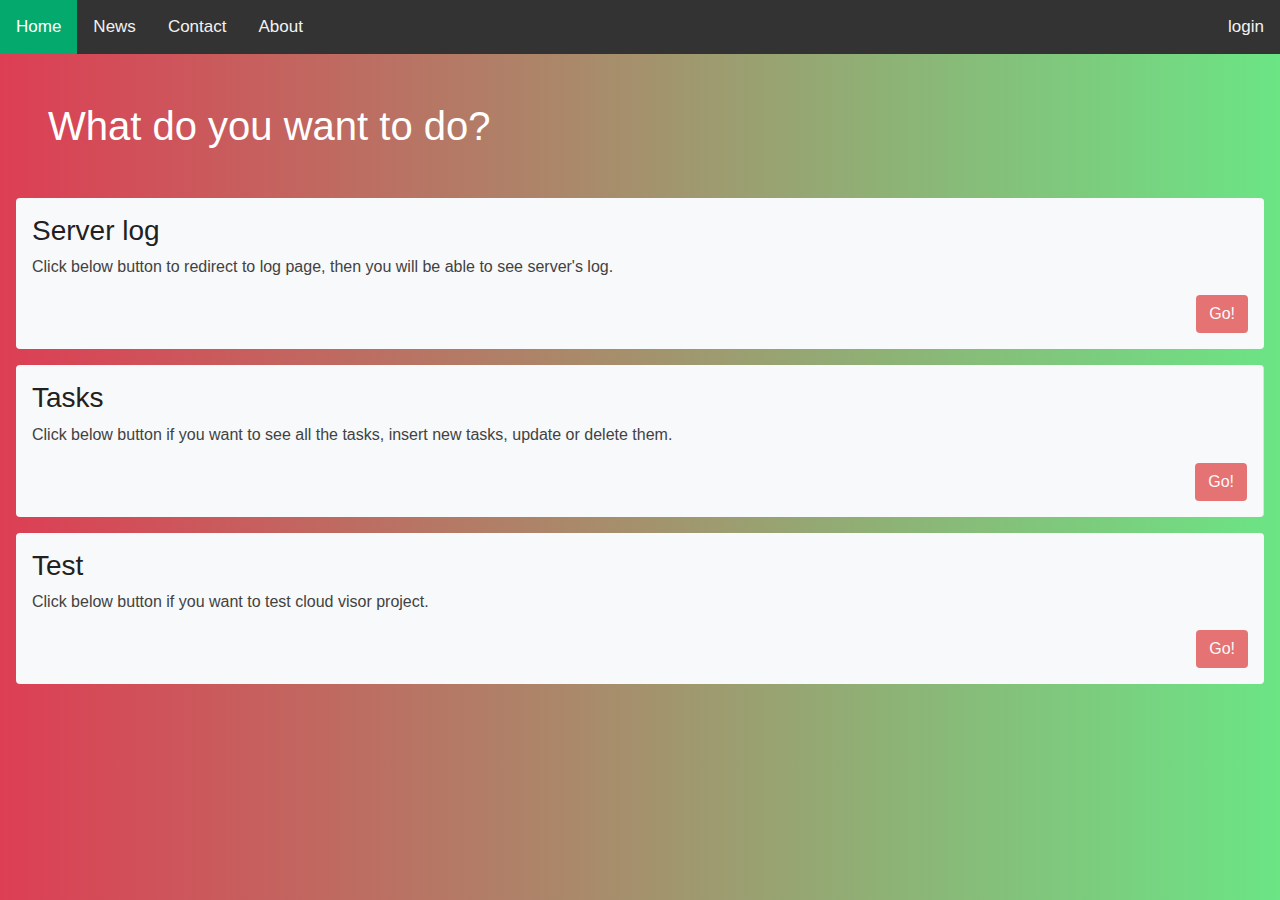
<file: web/index.html>
<!DOCTYPE html>
<html lang="en">
<head>
    <meta charset="UTF-8">
    <title>QC</title>
    <link href="TaskWeb/icon/tabIcon.png" rel="icon">
    <link href="TaskWeb/imports/bootstrap.min.css" rel="stylesheet">
    <link href="TaskWeb/css/index.css" rel="stylesheet">
    <script src="TaskWeb/imports/assets/j2os-js/container.js"></script>

</head>
<body>
<header>
    <div class="top-nav">
        <a class="active" href="#home">Home</a>
        <a href="#news">News</a>
        <a href="#contact">Contact</a>
        <a href="#about">About</a>
        <a href="#" class="float-right" onclick="document.getElementById('login-modal').style.display='block'; this.blur();">login</a>
    </div>
    <h1 class="m-5 text-white">What do you want to do?</h1>
</header>
<main>
    <div>
        <div class="bg-light rounded m-3 p-3 co">
            <h3>Server log</h3>
            <p>
                Click below button to redirect to log page, then you will be able to see server's log.
            </p>
            <div class="text-right">
                <a href="TaskWeb/view/log.html">
                    <button class="btn special-color">Go!</button>
                </a>
            </div>
        </div>
        <div class="border-right bg-light rounded m-3 p-3 ">
            <h3>Tasks</h3>
            <p>
                Click below button if you want to see all the tasks, insert new tasks, update or delete them.
            </p>
            <div class="text-right">
                <a href="TaskWeb/view/tasks.html">
                    <button class="btn special-color">Go!</button>
                </a>
            </div>
        </div>
        <div class="bg-light rounded m-3 p-3 ">
            <h3>Test</h3>
            <p>
                Click below button if you want to test cloud visor project.
            </p>
            <div class="text-right">
                <a href="TaskWeb/view/test.html">
                    <button class="btn special-color">Go!</button>
                </a>
            </div>
        </div>
    </div>
</main>

<div id="login-modal" class="modal position-fixed w-100 vh-100 overflow-auto">
    <div class="modal-lg modal-dialog" role="document">
    <form class="modal-content animate" action="/action_page.php" method="post">
        <div class="text-center m-3 position-relative">
            <span onclick="document.getElementById('login-modal').style.display='none'" class="close" title="Close Modal">&times;</span>
            <img src="TaskWeb/image/3-39791_add-user-group-man-woman-icon-red-avatar.png" alt="Avatar" class="rounded-circle w-25">
        </div>

        <div class="modal-body">
            <label for="uname"><b>Username</b></label>
            <input type="text" class="form-control w-100 p-2 d-inline-block input-group mt-1 mb-3" placeholder="Enter Username" name="uname" id="uname" required>

            <label for="psw"><b>Password</b></label>
            <input type="password" class="form-control w-100 p-2 d-inline-block input-group mt-1 mb-4" placeholder="Enter Password" name="psw" id="psw" required>
            <button type="submit" class="btn btn-success w-100 p-2">Login</button>
            <div class="form-check">
            <label>
                <input type="checkbox" class="form-check-input" checked="checked" name="remember"> Remember me
            </label>
            </div>
        </div>

        <div class="p-3" style="background-color:#f1f1f1">
            <button type="button" onclick="document.getElementById('login-modal').style.display='none'" class="p-2 btn btn-danger w-auto">Cancel</button>
            <span class="psw"><a href="#">Forgot password?</a></span>
        </div>
    </form>
    </div>
</div>

</body>
<script src="TaskWeb/js/index.js"></script>
</html>
</file>
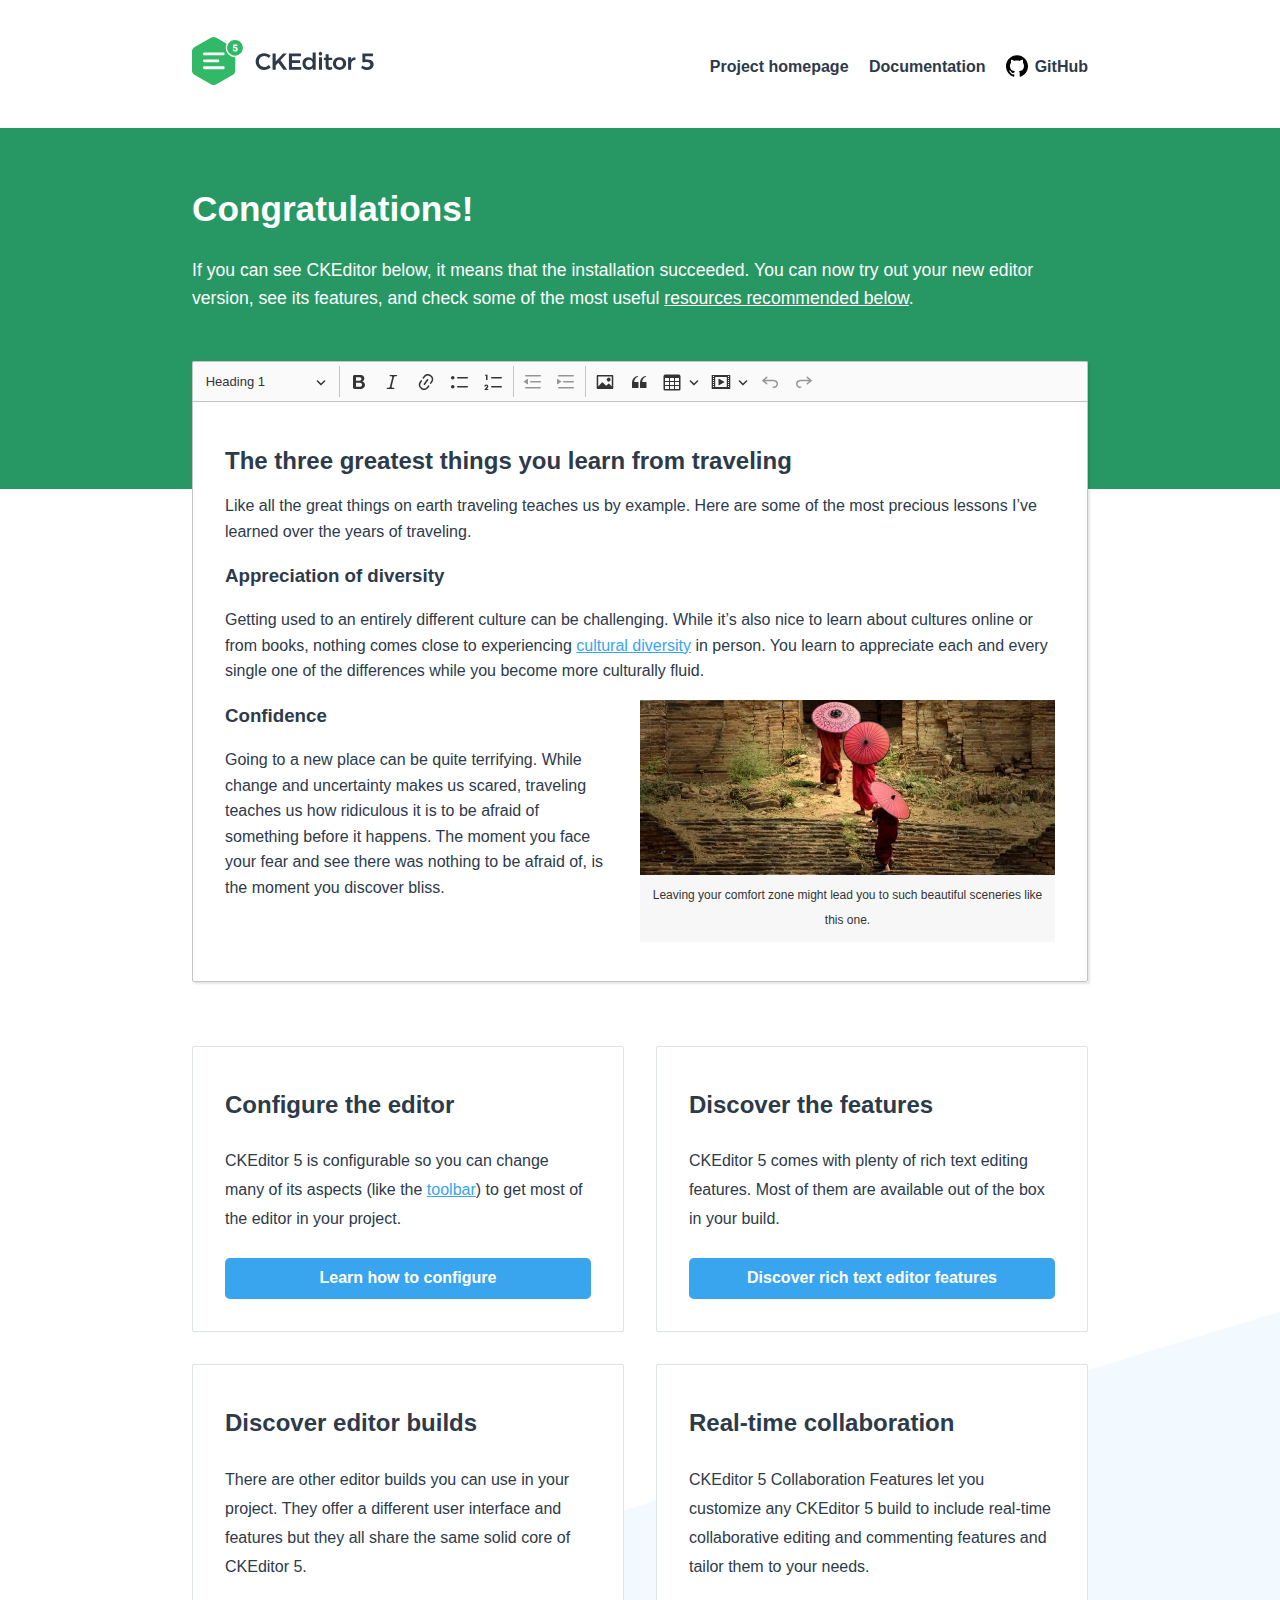
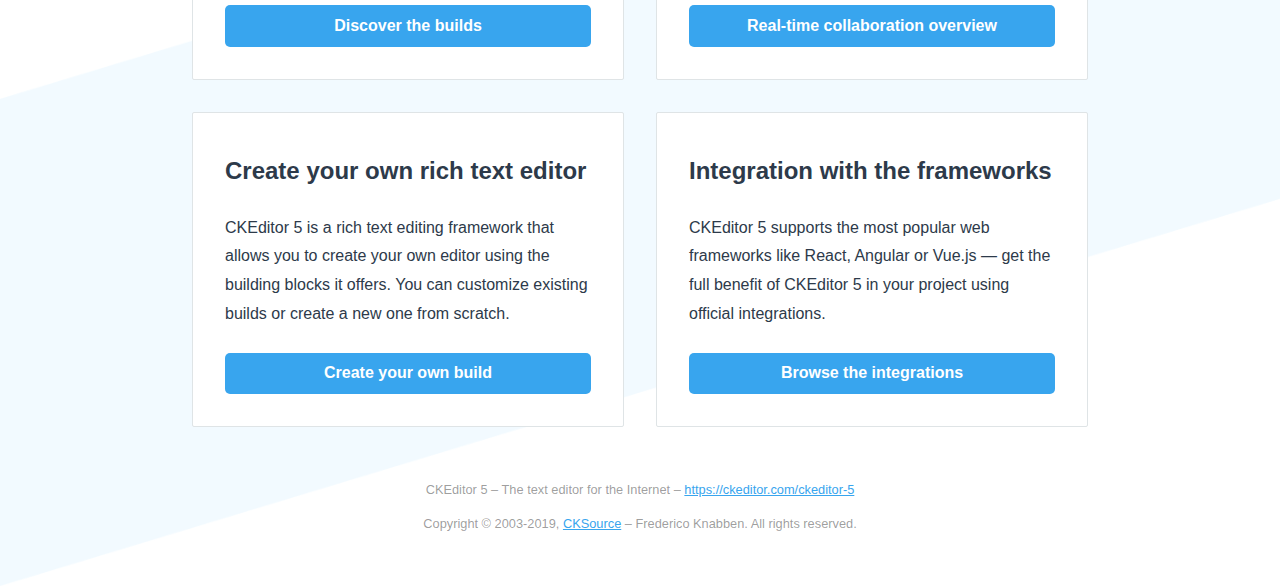
<file: web/TaskWeb/imports/ckeditor5-build-classic/index.html>
<!DOCTYPE html>
<!--
Copyright (c) 2003-2019, CKSource - Frederico Knabben. All rights reserved.
For licensing, see LICENSE.md or https://ckeditor.com/legal/ckeditor-oss-license
-->
<html lang="en">
<head>
	<meta charset="utf-8">
	<meta name="viewport" content="width=device-width, initial-scale=1.0, maximum-scale=1.0" />
	<link type="text/css" href="sample/css/sample.css" rel="stylesheet" media="screen" />
	<title>CKEditor 5 – classic editor build sample</title>
</head>
<body>

<header>
	<div class="centered">
		<h1><a href="https://ckeditor.com/ckeditor-5"><img src="sample/img/logo.svg" alt="WYSIWYG editor - CKEditor 5" /></a></h1>

		<input type="checkbox" id="menu-toggle" />
		<label for="menu-toggle"></label>
		  
		<nav>
			<ul>
				<li><a href="https://ckeditor.com/ckeditor-5">Project homepage</a></li>
				<li><a href="https://ckeditor.com/docs/">Documentation</a></li>
				<li><a href="https://github.com/ckeditor/ckeditor5">GitHub</a></li>
			</ul>
		</nav>
	</div>
</header>

<main>
	<div class="message">
		<div class="centered">
			<h1>Congratulations!</h1>

			<p>If you can see CKEditor below, it means that the installation succeeded. You can now try out your new editor version, see its features,
			and check some of the most useful <a href="#references">resources recommended below</a>.</p>
		</div>
	</div>
	<div class="centered">
		<div id="editor">
			<h2>The three greatest things you learn from traveling</h2>

			<p>Like all the great things on earth traveling teaches us by example. Here are some of the most precious lessons I’ve learned over the years of traveling.</p>

			<h3>Appreciation of diversity</h3>

			<p>Getting used to an entirely different culture can be challenging. While it’s also nice to learn about cultures online or from books, nothing comes close to experiencing <a href="https://en.wikipedia.org/wiki/Cultural_diversity">cultural diversity</a> in person. You learn to appreciate each and every single one of the differences while you become more culturally fluid.</p>

			<figure class="image image-style-side"><img src="sample/img/umbrellas.jpg" alt="Three Monks walking on ancient temple.">
				<figcaption>Leaving your comfort zone might lead you to such beautiful sceneries like this one.</figcaption>
			</figure>

			<h3>Confidence</h3>

			<p>Going to a new place can be quite terrifying. While change and uncertainty makes us scared, traveling teaches us how ridiculous it is to be afraid of something before it happens. The moment you face your fear and see there was nothing to be afraid of, is the moment you discover bliss.</p>
		</div>

		<div id="references">
			<section>
				<h2>Configure the editor</h2>
				<p>CKEditor 5 is configurable so you can change many of its aspects (like the <a href="https://ckeditor.com/docs/ckeditor5/latest/builds/guides/integration/configuration.html#toolbar-setup">toolbar</a>) to get most of the editor in your project.</p>
				<p><a href="https://ckeditor.com/docs/ckeditor5/latest/builds/guides/integration/configuration.html">Learn how to configure</a></p>
			</section>

			<section>
				<h2>Discover the features</h2>
				<p>CKEditor 5 comes with plenty of rich text editing features. Most of them are available out of the box in your build.</p>
				<p><a href="https://ckeditor.com/docs/ckeditor5/latest/features/index.html">Discover rich text editor features</a></p>				</section>

			<section>
				<h2>Discover editor builds</h2>
				<p>There are other editor builds you can use in your project. They offer a different user interface and features but they all share the same solid core of CKEditor 5.</p>
				<p><a href="https://ckeditor.com/docs/ckeditor5/latest/builds/guides/overview.html">Discover the builds</a></p>
			</section>

			<section>
				<h2>Real-time collaboration</h2>
				<p>CKEditor 5 Collaboration Features let you customize any CKEditor 5 build to include real-time collaborative editing and commenting features and tailor them to your needs.</p>
				<p><a href="https://ckeditor.com/docs/ckeditor5/latest/features/collaboration/collaboration.html">Real-time collaboration overview</a></p>
			</section>

			<section>
				<h2>Create your own rich text editor</h2>
				<p>CKEditor 5 is a rich text editing framework that allows you to create your own editor using the building blocks it offers. You can customize existing builds or create a new one from scratch.</p>
				<p><a href="https://ckeditor.com/docs/ckeditor5/latest/builds/guides/development/custom-builds.html">Create your own build</a></p>
			</section>

			<section>
				<h2>Integration with the frameworks</h2>
				<p>CKEditor 5 supports the most popular web frameworks like React, Angular or Vue.js &mdash; get the full benefit of CKEditor 5 in your project using official integrations.</p>
				<p><a href="https://ckeditor.com/docs/ckeditor5/latest/builds/guides/integration/frameworks/overview.html">Browse the integrations</a></p>
			</section>	
		</div>
	</div>
</main>

<footer>
	<div>
		<p>CKEditor 5 – The text editor for the Internet – <a href="https://ckeditor.com/ckeditor-5">https://ckeditor.com/ckeditor-5</a></p>
		<p>Copyright © 2003-2019, <a href="https://cksource.com/">CKSource</a> – Frederico Knabben. All rights reserved.</p>
	</div>
</footer>

<script src="ckeditor.js"></script>

<script>
	ClassicEditor
		.create( document.querySelector( '#editor' ), {
			// toolbar: [ 'heading', '|', 'bold', 'italic', 'link' ]
		} )
		.then( editor => {
			window.editor = editor;
		} )
		.catch( err => {
			console.error( err.stack );
		} );
</script>

</body>
</html>
</file>
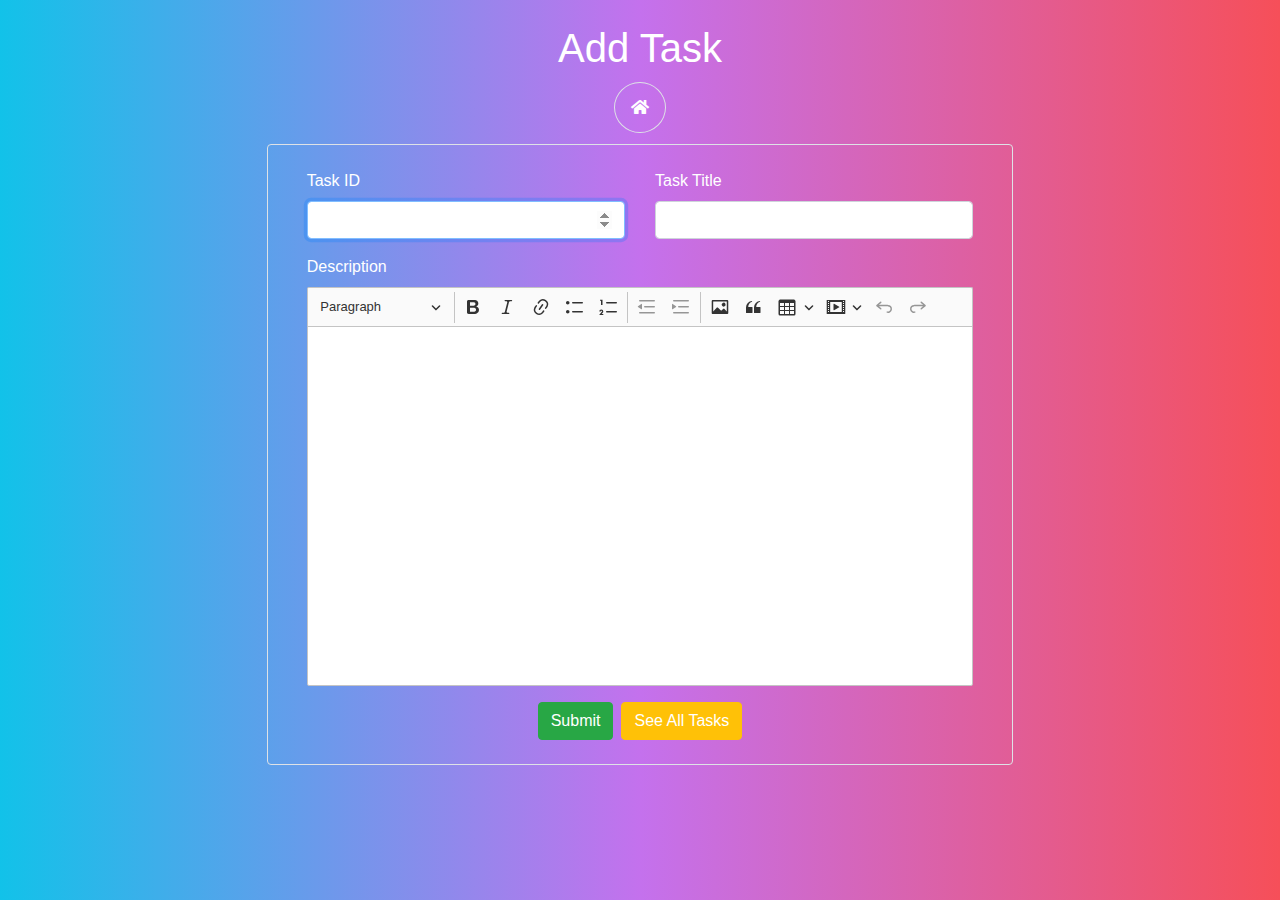
<file: web/TaskWeb/view/insertTask.html>
<!DOCTYPE html>
<html lang="en">
<head>
    <meta charset="UTF-8">
    <title>Add Tasks</title>
    <script src="../js/common.js"></script>
    <link href="../icon/2199111_add_create_new_plus_icon.png" rel="icon">
    <link href="../imports/fontawesome-free-5.15.3-web/css/all.min.css" rel="stylesheet">
    <link href="../imports/bootstrap.min.css" rel="stylesheet">
    <link href="../css/insert.css" rel="stylesheet">
    <script src="../imports/assets/j2os-js/container.js"></script>
    <script src="../imports/ckeditor5-build-classic/ckeditor.js"></script>
</head>
<body>
<header>

    <h1 class="text-white text-center m-4">Add Task</h1>
    <div class="text-center mb-4"><a href="../../index.html" onclick="location.reload()" class="text-white text-center border rounded-circle p-3 mb-5"><i class="fas fa-home"></i></a></div>
</header>
<main class="mb-4">
    <div class="col-7 m-auto border rounded p-4">
        <form id="form" method="Get">
            <div class="d-flex">
                <div class="form-group col-6">
                    <label class="text-white" for="taskId">Task ID</label>
                    <input autofocus onchange="checkRepeatedTaskId()" class="form-control necessary-input" id="taskId" name="taskId" required
                           type="number">
                </div>
                <div class="form-group col-6">
                    <label class="text-white" for="taskTitle">Task Title</label>
                    <input class="form-control necessary-input" id="taskTitle" name="title" required type="text">
                </div>
            </div>
            <div class="form-group col-12">
                <label class="text-white" for="taskDescription">Description</label>
                <textarea class="form-control" id="taskDescription" name="description" rows="9" type="text"></textarea>
            </div>
            <div class="d-flex justify-content-center">
                <button type="button" id="send-info-button" onclick="sendInformation();" class="btn btn-default btn-link btn-success text-decoration-none text-white mr-2">Submit</button>
                <button type="button" id="save-button" onclick="redirectTasksPage()" class="btn btn-link btn-warning text-decoration-none text-white">
                    See All Tasks
                </button>
            </div>
        </form>
    </div>
    <div id="successSnackbar"><p class="text-center bg-success rounded text-white p-2">Task is successfully saved!</p></div>
    <div id="failedSnackbar"><p class="text-center bg-danger rounded text-white p-2">Task isn't saved successfully!</p></div>
    <div id="updateSnackbar"><p class="text-center bg-primary rounded text-white p-2">You are editing an already existed Task!</p></div>
    <div id="successfullyUpdatedSnackbar"><p class="text-center bg-success rounded text-white p-2">Task is successfully updated!</p></div>
</main>


</body>
<script src="../js/insert.js"></script>
</html>
</file>
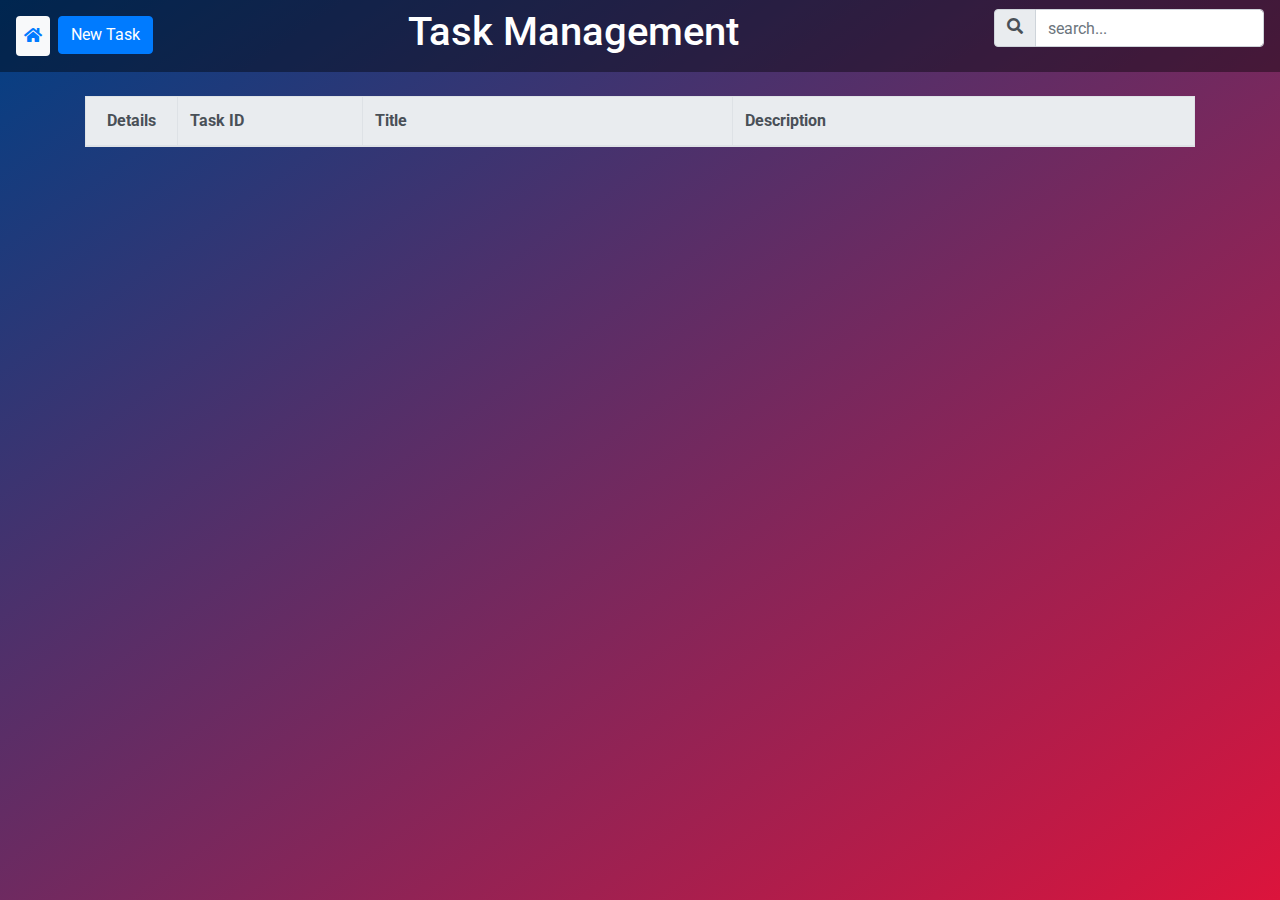
<file: web/TaskWeb/view/taskManagement.html>
<!DOCTYPE html>
<html lang="en">
<head>
    <meta charset="UTF-8">
    <title>Task Management</title>
    <link href="../icon/2528085_config_configure_control_management_options_icon.png" rel="icon">
    <link href="../css/TM.css" rel="stylesheet">
    <link href="../imports/bootstrap.min.css" rel="stylesheet">
    <link href="../imports/fontawesome-free-5.15.3-web/css/all.min.css" rel="stylesheet">
    <script src="../imports/assets/j2os-js/container.js"></script>
    <script src="../imports/ckeditor5-build-classic/ckeditor.js"></script>
    <script src="../js/common.js"></script>
</head>

<body onload="fillTable()">
<header>
    <nav class="nav navbar navbar-light  d-flex flex-sm-column flex-lg-row  mb-4">
        <div class="d-flex">
            <a class="p-2 mr-2 rounded bg-light" href="../../index.html" onclick="location.reload()"><i
                    class="fas fa-home"></i></a>
            <a href="insertTask.html">
                <button class="btn btn-primary text-white">New Task</button>
            </a>
        </div>
        <h1 class="text-white">
            Task Management
        </h1>
        <div class="form-group">
            <div class="input-group">
                <div class="input-group-prepend" id="searchBtn" onclick=alert("hi")>
                    <i class="fas fa-search input-group-text pt-2" disabled="true"></i>
                </div>
                <input class="form-control shadow-none" id="searchbar" placeholder="search..." type="search" oninput="findTasks()"/>
            </div>
        </div>
    </nav>
</header>
<div class="m-auto container w-100">
    <table class="table table-striped table-hover container-fluid table-light table-bordered w-100 ">
        <thead class="thead-light">
        <tr>
            <th class="col-1 text-center">Details</th>
            <!--            <th scope="col">no.</th>-->
            <th class="col-2" scope="col">Task ID</th>
            <th class="col-4" scope="col">Title</th>
            <th scope="col">Description</th>
            <!--        <th class="text-center m-0" scope="col">Activities</th>-->
        </tr>
        </thead>
        <tbody id="tableRow">
        </tbody>
    </table>
</div>

<!-- Modals -->
<div aria-hidden="true" class="modal fade" id="delete-modal" role="dialog" tabindex="-1">
    <div class="modal-dialog" role="document">
        <div class="modal-content">
            <div class="d-flex justify-content-between p-3 modal-header">
                <h4 class="modal-title ml-1">Delete Task</h4>
                <button aria-label="Close" class="close" data-dismiss="modal"
                        onclick="document.getElementById('delete-modal').style.display='none'"
                        type="button">
                    <span aria-hidden="true"
                          title="Close Modal">&times;</span>
                </button>
            </div>
            <div class="text-center m-3 modal-body">
                <p>Are you sure you want to delete This Task?</p>
            </div>
            <div class="d-flex justify-content-end modal-footer">
                <button class="btn btn-secondary" onclick="document.getElementById('delete-modal').style.display='none'"
                        type="button">Cancel
                </button>
                <button class="btn btn-danger" id="delete-button"
                        onclick="deleteTask()"
                        type="button">Delete
                </button>
            </div>
        </div>
    </div>
</div>
<div aria-hidden="true" class="modal position-fixed vh-100 w-100 overflow-auto" id="update-modal" role="dialog" tabindex="-1">
    <div class="modal-dialog modal-xl" role="document">
        <div class="modal-content">
            <div class="modal-header">
                <h4 class="modal-title ml-1">Update Task</h4>
                <button aria-label="Close" class="close" data-dismiss="modal"
                        onclick="closeUpdateModal()"
                        type="button">
                    <span aria-hidden="true"
                          title="Close Modal">&times;</span>
                </button>
            </div>
            <div class="modal-body">
                <form action="" id="form" method="Get">
                    <div class="d-flex">
                        <div class="form-group col-6">
                            <label for="taskId">Task ID</label>
                            <input class="form-control" id="taskId" type="number">
                        </div>
                        <div class="form-group col-6">
                            <label for="taskTitle">Task Title</label>
                            <input class="form-control" id="taskTitle" type="text">
                        </div>
                    </div>
                    <div class="form-group col-12">
                        <label for="taskDescription">Description</label>
                        <textarea class="form-control" id="taskDescription"></textarea>
                    </div>
                    <div class="d-flex justify-content-center">
                        <button class="btn btn-success text-white mr-2"
                                onclick="updateTask()"
                                type="button">Update
                        </button>
                        <button class="btn btn-danger text-white"
                                onclick="openDeleteModal()"
                                type="button">Delete
                        </button>
                    </div>
                </form>
            </div>
        </div>
    </div>
</div>
</body>
<script rel="script" src="../js/taskManagement.js"></script>
</html>
</file>
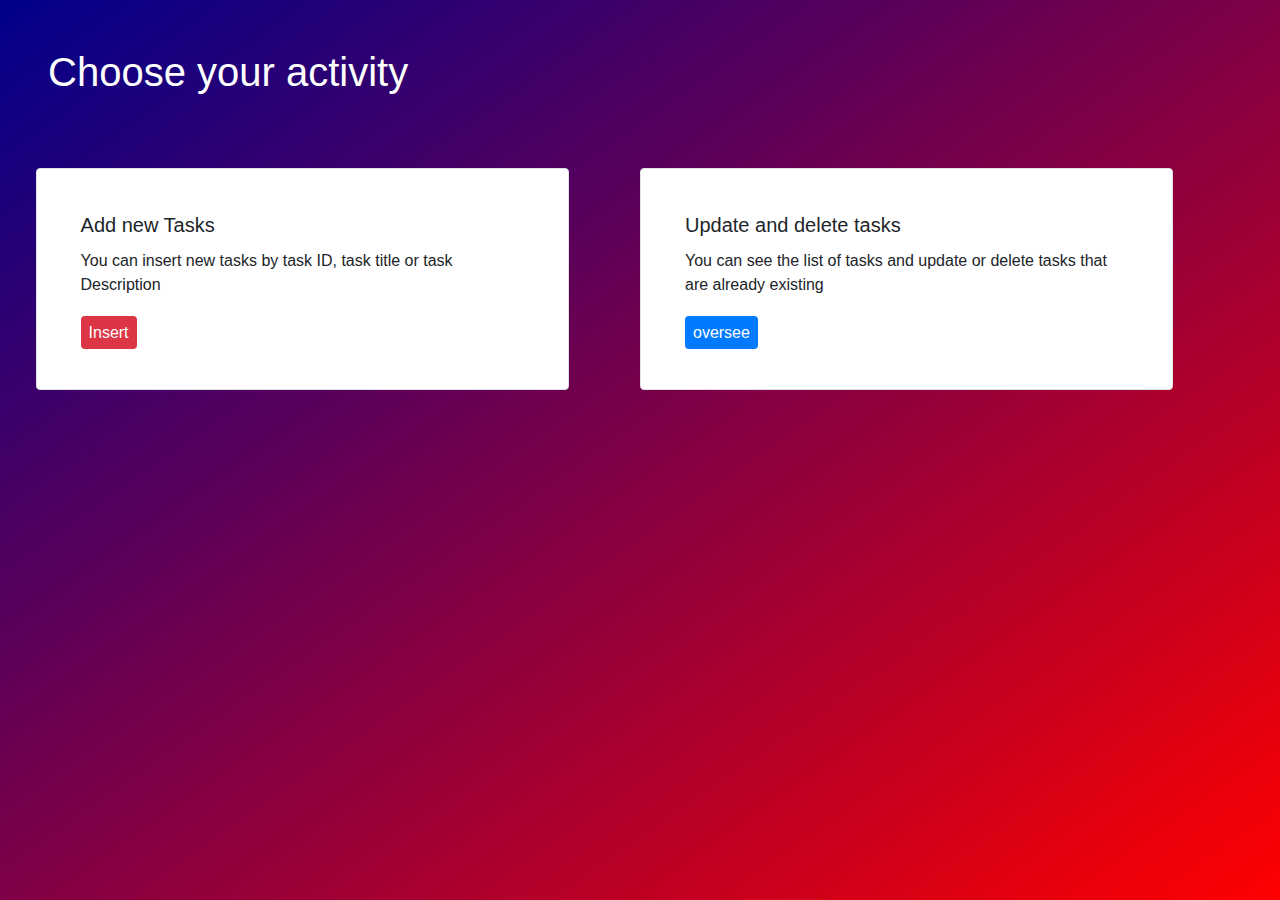
<file: web/TaskWeb/view/tasks.html>
<!DOCTYPE html>
<html lang="en">
<head>
    <meta charset="UTF-8">
    <title>Tasks</title>
    <link href="../icon/tabIcon.png" rel="icon">
    <link href="../imports/bootstrap.min.css" rel="stylesheet">
    <link href="../css/tasks.css" rel="stylesheet">
</head>
<body>
<header>
    <h1 class="align-content-center m-5 text-white">Choose your activity</h1>
</header>
<main>
    <div class="d-flex flex-row pt-4 justify-content-around">
        <div class="border p-4 col-5 card">
            <div class="card-body">
                <h5 class="card-title">Add new Tasks</h5>
                <p class="mb-4 card-text">You can insert new tasks by task ID, task title or task Description</p>
                <a class="btn-danger text-center btn-link text-white p-2 text-decoration-none rounded"
                   href="insertTask.html"
                   role="button">Insert</a>
            </div>
        </div>
        <div class="border col-5 p-4 card">
            <div class="card-body">
                <h5 class="card-title">Update and delete tasks</h5>
                <p class="mb-4 card-text">You can see the list of tasks and update or delete tasks that are already existing</p>
                <a class="btn-primary card-link card-link text-center text-white text-decoration-none p-2 rounded"
                   href="taskManagement.html" role="button">oversee</a>
            </div>
        </div>
        <div>

        </div>
    </div>
</main>
</body>
</html>
</file>
<file: web/TaskWeb/css/index.css>
body{
    background: linear-gradient(to right, #dd3e54, #6be585) no-repeat fixed;
}

.special-color{
    background-color: #e57373;
    color: #fafafa;
}

h3{
    color: #212121;
}

p{
    color: #424242;
}

/*navigation*/
.top-nav {
    overflow: hidden;
    background-color: #333;
}

.top-nav a {
    float: left;
    color: #f2f2f2;
    text-align: center;
    padding: 14px 16px;
    text-decoration: none;
    font-size: 17px;
}


.top-nav a:hover {
    background-color: #ddd;
    color: black;
}

.top-nav a.active {
    background-color: #04AA6D;
    color: white;
}



span.psw {
    float: right;
    padding-top: 16px;
}

/* The Modal (background) */

.modal {
    left: 0;
    top: 0;
    background-color: rgba(0,0,0,0.4);
}


button:hover {
    opacity: 0.8;
}

.close:hover,
.close:focus {
    color: red;
    cursor: pointer;
}

/* Add Zoom Animation */
.animate {
    -webkit-animation: animatezoom 0.6s;
    animation: animatezoom 0.6s
}

@-webkit-keyframes animatezoom {
    from {-webkit-transform: scale(0)}
    to {-webkit-transform: scale(1)}
}

@keyframes animatezoom {
    from {transform: scale(0)}
    to {transform: scale(1)}
}
</file>
<file: web/TaskWeb/imports/ckeditor5-build-classic/sample/css/sample.css>
/**
 * @license Copyright (c) 2003-2019, CKSource - Frederico Knabben. All rights reserved.
 * For licensing, see LICENSE.md or https://ckeditor.com/legal/ckeditor-oss-license
 */

:root {
	--ck-sample-base-spacing: 2em;
	--ck-sample-color-white: #fff;
	--ck-sample-color-green: #279863;
}

body, html {
	padding: 0;
	margin: 0;

	font-family: sans-serif, Arial, Verdana, "Trebuchet MS", "Apple Color Emoji", "Segoe UI Emoji", "Segoe UI Symbol";
	font-size: 16px;
	line-height: 22px;
}

body {
	height: 100%;
	color: #2D3A4A;
	background-image: url(../img/bg.png);
	background-repeat: no-repeat;
	background-position: 50% 100%;
	background-size: 100% auto;
}

body * {
	box-sizing: border-box;
}

a {
	color: #38A5EE;
}

abbr {
	border-bottom: 1px dotted #333;
	text-decoration: none;
}

.centered {
	max-width: 960px;
	margin: 0 auto;
	padding: 0 var(--ck-sample-base-spacing);
}

/* --------- HEADER ---------------------------------------------------------------------------- */

header .centered {
	display: flex;
	flex-flow: row nowrap;
	justify-content: space-between;
	align-items: center;
	min-height: 8em;
}

header h1 {
	margin: 0;
	font-size: 1em;
	display: inline-block;
}

header h1 a {
	display: inline-block;
	line-height: 0;
}

header h1 img {
	height: 3em;
}

header nav ul {
	margin: 0;
	padding: 0;
	list-style-type: none;
}

header nav ul li {
	display: inline-block;
}

header nav ul li + li {
	margin-left: 1em;
}

header nav ul li a {
	font-weight: bold;
	text-decoration: none;
	color: #2D3A4A;
}

header nav ul li a:hover {
	text-decoration: underline;
}

header nav ul li:last-child a::before {
	content: url(../img/github.svg);
	width: 1.4em;
	height: 1.4em;
	display: inline-block;
	margin-right: .4em;
	position: relative;
	top: .3em;
}

header input {
	display: none;
}

header label {
	display: none;
}

/* --------- MAIN ------------------------------------------------------------------------------- */

main .message {
	padding: 0 0 var(--ck-sample-base-spacing);
	background: var(--ck-sample-color-green);
	color: var(--ck-sample-color-white);
}

main .message::after {
	content: "";
	z-index: -1;
	display: block;
	height: 10em;
	width: 100%;
	background: var(--ck-sample-color-green);
	position: absolute;
	left: 0;
}

main .message h1 {
	padding-top: var(--ck-sample-base-spacing);
	margin: 0 0 1em;
	font-size: 2.2em;
}

main .message p {
	font-size: 1.1em;
	line-height: 1.6em;
}

main .message p a {
	color: var(--ck-sample-color-white);
}

main #editor {
	background: var(--ck-sample-color-white);
	box-shadow: 2px 2px 2px rgba(0,0,0,.1);
	border: 1px solid #DFE4E6;			
	border-bottom-color: #cdd0d2;
	border-right-color: #cdd0d2;
}

main .ck.ck-editor {
	box-shadow: 2px 2px 2px rgba(0,0,0,.1);
}

main .ck.ck-content {
	font-size: 1em;
	line-height: 1.6em;
	margin-bottom: 0.8em;
	min-height: 200px;
	padding: 1.5em 2em;
}

main #references {
	margin: 4em 0 var(--ck-sample-base-spacing);
	display: grid;
	grid-template-columns: repeat( auto-fit, minmax(320px, 1fr) );
	grid-gap: var(--ck-sample-base-spacing);
}

main #references > section {
	background: var(--ck-sample-color-white);
	border-radius: 2px;
	border: 1px solid #DFE4E6;			
	padding: var(--ck-sample-base-spacing);
	line-height: 1.8em;

	display: flex;
	flex-flow: column nowrap;
	justify-content: space-between;
}

main #references > section h2 {
	margin: .5em 0;
}

main #references > section p:first-of-type {
	flex: 1 0 auto;
}

main #references > section p:last-child {
	margin: calc(.25*var(--ck-sample-base-spacing)) 0 0;
}

main #references > section p:last-child a {
	background: #38A5EE;
	border-radius: 5px;
	padding: .4em 1em;
	color: var(--ck-sample-color-white);
	text-decoration: none;
	font-weight: bold;
	display: block;
	text-align: center;
}

main #references > section p:last-child a:hover {
	background: #218cd4;
}

/* --------- MAIN / DOCUMENT EDITOR --------------------------------------------------------------- */

main .document-editor {
	border: 1px solid #DFE4E6;
	border-bottom-color: #cdd0d2;
	border-right-color: #cdd0d2;
	border-radius: 2px;
	max-height: 700px;
	display: flex;
	flex-flow: column nowrap;
	box-shadow: 2px 2px 2px rgba(0,0,0,.1);
}

main .toolbar-container {
	z-index: 1;
	position: relative;
	box-shadow: 2px 2px 1px rgba(0,0,0,.05);
}

main .toolbar-container .ck.ck-toolbar {
	border-top-width: 0;
	border-left-width: 0;
	border-right-width: 0;
	border-radius: 0;
}

main .content-container {
	padding: var(--ck-sample-base-spacing);
	background: #eee;
	overflow-y: scroll;
}

main .content-container #editor {
	border-top-left-radius: 0;
	border-top-right-radius: 0;

	width: 15.8cm;
	min-height: 21cm;
	padding: 1cm 1cm 2cm;
	margin: 0 auto;
	box-shadow: 2px 2px 1px rgba(0,0,0,.05);
}

/* --------- FOOTER ------------------------------------------------------------------------------- */

footer {
	margin: calc(2*var(--ck-sample-base-spacing)) var(--ck-sample-base-spacing);
	font-size: .8em;
	text-align: center;
	color: rgba(0,0,0,.4);
}

/* --------- RWD ------------------------------------------------------------------------------- */

@media (max-width: 900px) {
	header .centered {
		padding-top: var(--ck-sample-base-spacing);
		padding-bottom: var(--ck-sample-base-spacing);
		flex-flow: column nowrap;
		align-items: stretch;
		min-height: unset;
	}

	header h1 {
		text-align: center;
		margin-bottom: var(--ck-sample-base-spacing);
	}

	header nav ul {
		text-align: center;
	}
}

@media (max-width: 600px) {
	header .centered {
		padding-left: 0;
		padding-right: 0;
	}

	header nav {
		position: absolute;
		top: 0;
		left: 0;
		right: 0;		
		background: #fff;
		padding: 1em 0;
		transition: all .4s ease-out;
		transform: translateY(-100%);
		overflow: hidden;
	}

	header h1 {
		margin: 0;
	}

	header nav ul li {
		display: block;
		line-height: 3em;
		margin-bottom: 1px;
	}

	header nav ul li a {
		display: block;
	}

	header nav ul li a:hover {
		background: #eee;
	}

	header nav ul li + li {
		margin-left: 0;
	}

	header label {
		display: block;
		color: #fff;
		width: 40px;
		height: 40px;
		position: absolute;
		top: 10px;
		left: 10px;
		z-index: 1;
		transition: transform .2s ease-out;
		transform: rotate(0deg);
		background: url([data-uri]) center center no-repeat;
	}

	header input:checked ~ nav {
		transform: translateY(0%);
		box-shadow: 0 3px 3px rgba(0,0,0,.1);		
	}

	header input:checked ~ label {
		background-image: url([data-uri]);
		transform: rotate(180deg);
	}

	main #references {
		grid-template-columns: repeat( auto-fit, minmax(240px, 1fr) );
	}
}
</file>
<file: web/TaskWeb/css/insert.css>
body{
    background:  linear-gradient(to right, #12c2e9, #c471ed, #f64f59) fixed;
}

#successSnackbar , #failedSnackbar, #updateSnackbar,#successfullyUpdatedSnackbar{
    visibility: hidden;
    margin-left: -125px;
    text-align: center;
    padding: 16px;
    position: fixed;
    z-index: 1;
    left: 50%;
    bottom: 40px;
}


#successSnackbar.show, #failedSnackbar.show, #updateSnackbar.show, #successfullyUpdatedSnackbar.show {
    visibility: visible;
    -webkit-animation: fadein 0.5s, fadeout 0.5s 2.5s;
    animation: fadein 0.5s, fadeout 0.5s 2.5s;
}

@-webkit-keyframes fadein {
    /*from {top: 0; opacity: 0;}*/
    /*to {top: 30px; opacity: 1;}*/
    from {bottom: 0; opacity: 0;}
    to {bottom: 40px; opacity: 1;}
}

@keyframes fadein {
    /*from {top: 0; opacity: 0;}*/
    /*to {top: 30px; opacity: 1;}*/
    from {bottom: 0; opacity: 0;}
    to {bottom: 40px; opacity: 1;}
}

@-webkit-keyframes fadeout {
    /*from {top: 30px; opacity: 1;}*/
    /*to {top: 0; opacity: 0;}*/
    from {bottom: 40px; opacity: 1;}
    to {bottom: 0; opacity: 0;}
}

@keyframes fadeout {
    /*from {top: 30px; opacity: 1;}*/
    /*to {top: 0; opacity: 0;}*/
    from {bottom: 40px; opacity: 1;}
    to {bottom: 0; opacity: 0;}
}

/*ckeditor*/
.ck-editor__editable_inline {
    min-height: 40vh;
   max-height: 40vh;
}
.ck-editor__main{
    overflow-y: auto;
}

.ck-content blockquote{
    display: flow-root;
}
</file>
<file: web/TaskWeb/css/TM.css>
@import url("https://fonts.googleapis.com/css?family=Roboto:400,400i,700");

body{
    background: linear-gradient(to bottom right, #004085,crimson) no-repeat fixed ;
}
table{
    overflow: auto;
}
i{
    cursor: pointer;
}

.modal{
    background-color: rgba(71, 78, 93,0.8);
    animation: fadein 0.25s;
}

nav{
    background-color: rgba(0,0,0,0.4);
}
@keyframes fadein {
    from{opacity: 0}
    to{opacity: 1}

}

.ck-editor__editable_inline {
    min-height: 40vh;
    max-height: 40vh;
}

.ck-editor__main{
    overflow-y: auto;
}
.ck-content blockquote {
    display: flow-root;
}
</file>
<file: web/TaskWeb/css/tasks.css>
body{
    background: linear-gradient(to bottom right, darkblue, red) no-repeat fixed;
}
</file>
